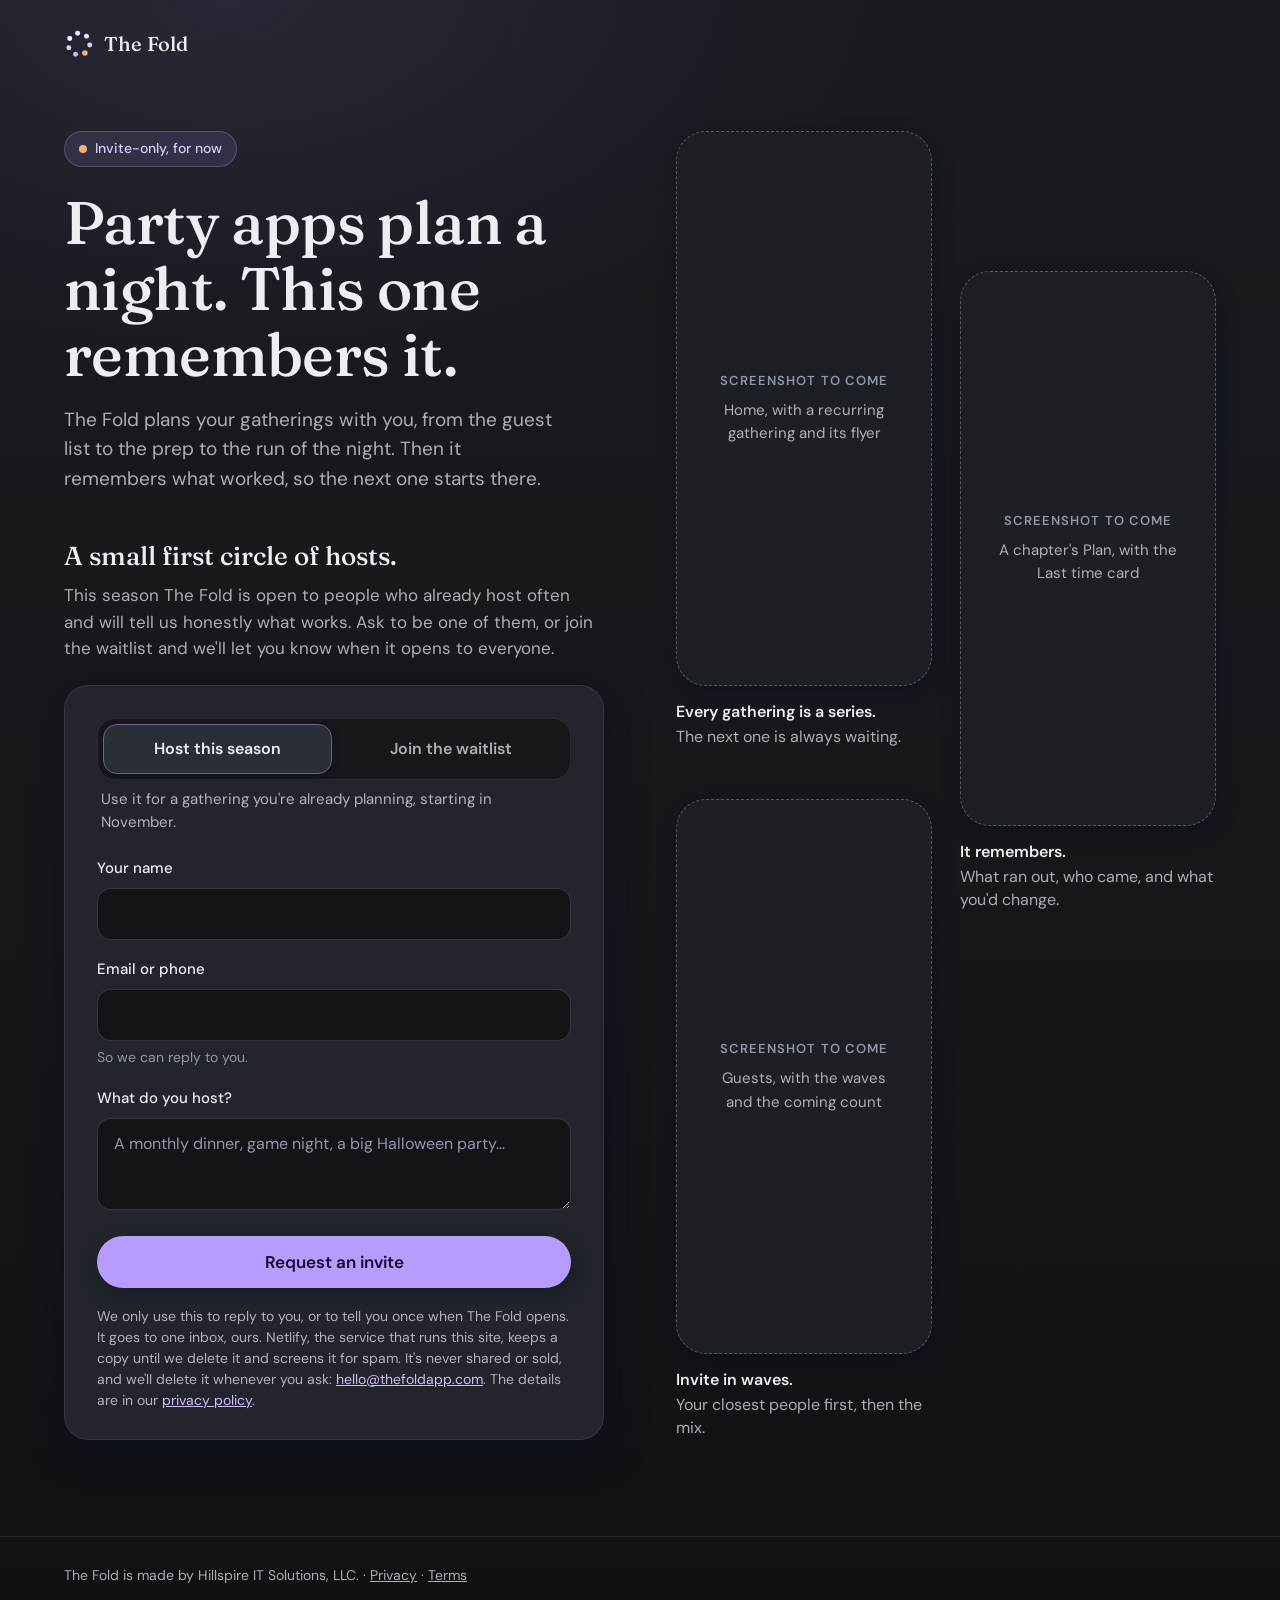
<file: index.html>
<!doctype html>
<html lang="en">
<head>
<meta charset="utf-8">
<meta name="viewport" content="width=device-width, initial-scale=1">
<title>The Fold: party apps plan a night. This one remembers it.</title>
<meta name="description" content="The Fold plans your gatherings with you, then remembers what worked, so the next one starts there. Invite-only, for now.">
<meta name="theme-color" content="#16181c">
<meta name="referrer" content="no-referrer">
<link rel="icon" href="/favicon.svg" type="image/svg+xml">
<link rel="preload" href="/fonts/fraunces-var-latin.woff2" as="font" type="font/woff2" crossorigin>
<link rel="preload" href="/fonts/dm-sans-var-latin.woff2" as="font" type="font/woff2" crossorigin>
<link rel="stylesheet" href="/site.css">
</head>
<body>
<div class="page">
<div class="grid">
<header class="top">
<svg viewBox="0 0 512 512" aria-hidden="true"><circle cx="356.39" cy="410.58" r="47.62" fill="#F3B07A"/><circle cx="197.73" cy="430.87" r="42.5" fill="#C7B4FF"/><circle cx="82.95" cy="319.47" r="42.5" fill="#D9CCFF"/><circle cx="98.48" cy="160.28" r="42.5" fill="#FFFFFF"/><circle cx="232.63" cy="73.17" r="42.5" fill="#EAE4FF"/><circle cx="384.37" cy="123.73" r="42.5" fill="#EAE4FF"/><circle cx="439.45" cy="273.9" r="42.5" fill="#D9CCFF"/></svg>
<a class="word" href="/">The Fold</a>
</header>
<main class="intro">
<p class="tag"><i></i>Invite-only, for now</p>
<h1>Party apps plan a night. This one remembers it.</h1>
<p class="lede">The Fold plans your gatherings with you, from the guest list to the prep to the run of the night. Then it remembers what worked, so the next one starts there.</p>
</main>
<div class="strip" role="region" aria-label="Screens from the app" tabindex="0">
<figure>
<!-- Placeholder until the real preview-app screenshot exists. Replace the div with:
     <img class="shot" src="/screens/home.png" width="1170" height="2532" alt="…"> -->
<div class="ph"><b>Screenshot to come</b><span>Home, with a recurring gathering and its flyer</span></div>
<figcaption><strong>Every gathering is a series.</strong>The next one is always waiting.</figcaption>
</figure>
<figure>
<div class="ph"><b>Screenshot to come</b><span>A chapter's Plan, with the Last time card</span></div>
<figcaption><strong>It remembers.</strong>What ran out, who came, and what you'd change.</figcaption>
</figure>
<figure>
<div class="ph"><b>Screenshot to come</b><span>Guests, with the waves and the coming count</span></div>
<figcaption><strong>Invite in waves.</strong>Your closest people first, then the mix.</figcaption>
</figure>
</div>
<section class="side" id="join" aria-labelledby="join-h">
<div class="msg">
<h2 id="join-h">A small first circle of hosts.</h2>
<p>This season The Fold is open to people who already host often and will tell us honestly what works. Ask to be one of them, or join the waitlist and we'll let you know when it opens to everyone.</p>
</div>
<div class="card" id="card">
<form name="join" method="POST" action="/thanks/" data-netlify="true" netlify-honeypot="company" id="joinForm">
<input type="hidden" name="form-name" value="join">
<input type="hidden" name="subject" value="The Fold: a new join request">
<p class="sr" aria-hidden="true"><label>Leave this empty <input name="company" tabindex="-1" autocomplete="off"></label></p>
<fieldset>
<legend class="sr">What would you like?</legend>
<div class="seg">
<label><input type="radio" name="want" value="Host this season" checked>Host this season</label>
<label><input type="radio" name="want" value="Join the waitlist">Join the waitlist</label>
</div>
</fieldset>
<p class="note" id="note" aria-live="polite">Use it for a gathering you're already planning, starting in November.</p>
<label class="field"><span>Your name</span><input type="text" name="name" autocomplete="name" required maxlength="120"></label>
<label class="field"><span>Email or phone</span><input type="text" name="contact" autocomplete="email" inputmode="email" required minlength="5" maxlength="200" aria-describedby="contact-help"><small class="help" id="contact-help">So we can reply to you.</small></label>
<label class="field"><span>What do you host? <em id="optional" hidden>(optional)</em></span><textarea name="hosts" id="hosts" required maxlength="1000" placeholder="A monthly dinner, game night, a big Halloween party…"></textarea></label>
<p class="err" id="err" role="alert" hidden>That didn't go through. Please try again, or write to <a href="mailto:hello@thefoldapp.com">hello@thefoldapp.com</a>.</p>
<button class="btn" type="submit" id="submit">Request an invite</button>
<p class="fine">We only use this to reply to you, or to tell you once when The Fold opens. It goes to one inbox, ours. Netlify, the service that runs this site, keeps a copy until we delete it and screens it for spam. It's never shared or sold, and we'll delete it whenever you ask: <a href="mailto:hello@thefoldapp.com">hello@thefoldapp.com</a>. The details are in our <a href="https://hillspiresolutions.com/privacy/">privacy policy</a>.</p>
</form>
</div>
</section>
</div>
<footer>The Fold is made by Hillspire IT Solutions, LLC. · <a href="https://hillspiresolutions.com/privacy/">Privacy</a> · <a href="https://hillspiresolutions.com/terms/">Terms</a></footer>
</div>
<script>
(function () {
  var form = document.getElementById('joinForm');
  var note = document.getElementById('note');
  var hosts = document.getElementById('hosts');
  var optional = document.getElementById('optional');
  var submit = document.getElementById('submit');
  var err = document.getElementById('err');
  var copy = {
    'Host this season': { note: "Use it for a gathering you're already planning, starting in November.", btn: 'Request an invite' },
    'Join the waitlist': { note: 'Hear from us once, when The Fold opens to everyone.', btn: 'Join the waitlist' }
  };
  function sync() {
    var want = form.elements.want.value;
    var host = want === 'Host this season';
    note.textContent = copy[want].note;
    submit.textContent = copy[want].btn;
    hosts.required = host;
    optional.hidden = host;
  }
  form.addEventListener('change', function (e) { if (e.target.name === 'want') sync(); });
  sync();

  form.addEventListener('submit', function (e) {
    if (!window.fetch) return;
    e.preventDefault();
    err.hidden = true;
    submit.disabled = true;
    var host = form.elements.want.value === 'Host this season';
    fetch('/', {
      method: 'POST',
      headers: { 'Content-Type': 'application/x-www-form-urlencoded' },
      body: new URLSearchParams(new FormData(form)).toString()
    }).then(function (r) {
      if (!r.ok) throw new Error(r.status);
      var card = document.getElementById('card');
      card.innerHTML = host
        ? '<div class="done" tabindex="-1"><h2>Thank you. We’ve got it.</h2><p>We read every request ourselves and we’ll be in touch.</p></div>'
        : '<div class="done" tabindex="-1"><h2>You’re on the list.</h2><p>We’ll write once, when The Fold opens, and not before.</p></div>';
      card.firstChild.focus();
    }).catch(function () {
      err.hidden = false;
      submit.disabled = false;
    });
  });
})();
</script>
</body>
</html>
</file>
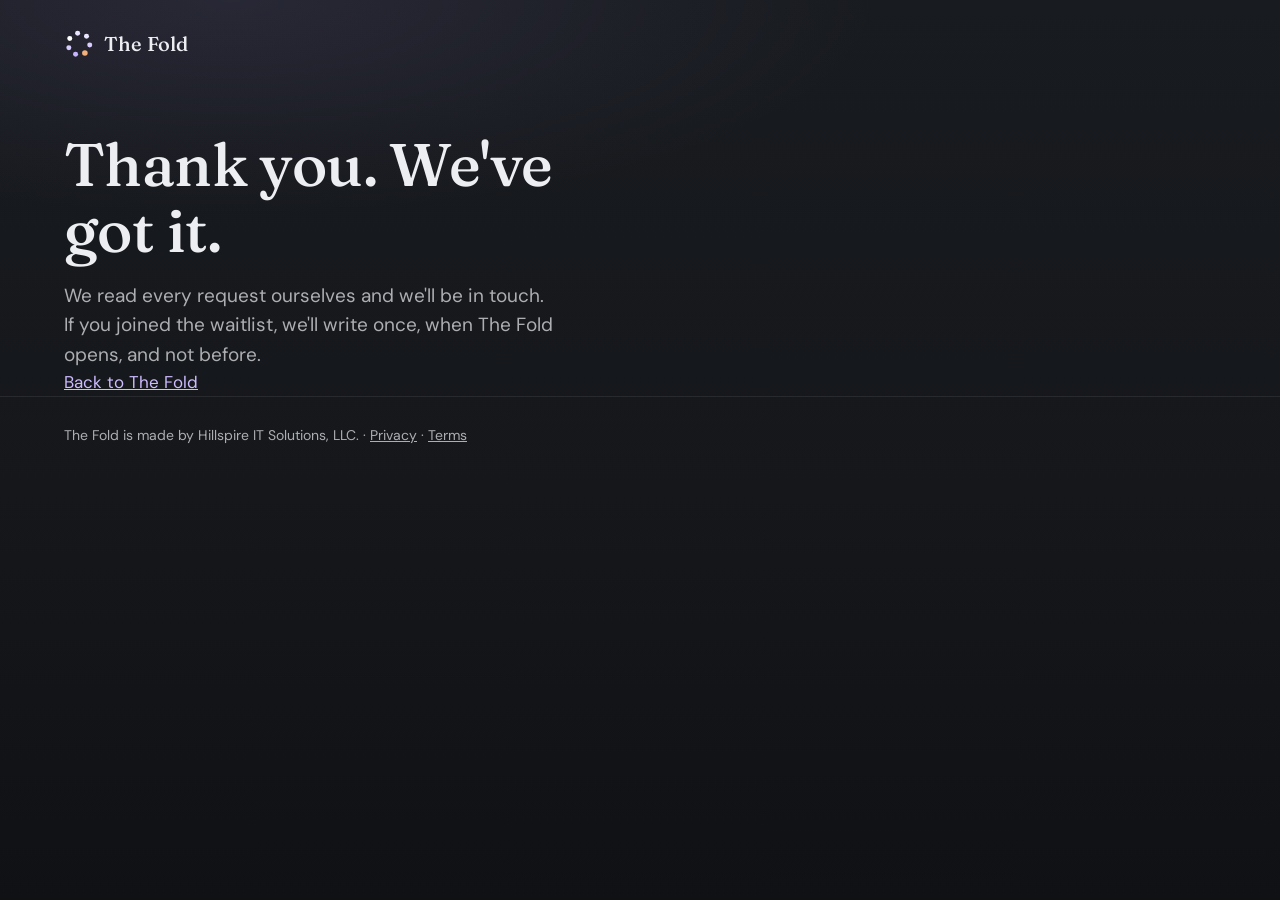
<file: thanks/index.html>
<!doctype html>
<html lang="en">
<head>
<meta charset="utf-8">
<meta name="viewport" content="width=device-width, initial-scale=1">
<title>Thank you · The Fold</title>
<meta name="robots" content="noindex">
<meta name="theme-color" content="#16181c">
<link rel="icon" href="/favicon.svg" type="image/svg+xml">
<link rel="stylesheet" href="/site.css">
</head>
<body>
<div class="page">
<div class="grid">
<header class="top">
<svg viewBox="0 0 512 512" aria-hidden="true"><circle cx="356.39" cy="410.58" r="47.62" fill="#F3B07A"/><circle cx="197.73" cy="430.87" r="42.5" fill="#C7B4FF"/><circle cx="82.95" cy="319.47" r="42.5" fill="#D9CCFF"/><circle cx="98.48" cy="160.28" r="42.5" fill="#FFFFFF"/><circle cx="232.63" cy="73.17" r="42.5" fill="#EAE4FF"/><circle cx="384.37" cy="123.73" r="42.5" fill="#EAE4FF"/><circle cx="439.45" cy="273.9" r="42.5" fill="#D9CCFF"/></svg>
<a class="word" href="/">The Fold</a>
</header>
<main class="intro done">
<h1>Thank you. We've got it.</h1>
<p class="lede">We read every request ourselves and we'll be in touch. If you joined the waitlist, we'll write once, when The Fold opens, and not before.</p>
<p><a href="/">Back to The Fold</a></p>
</main>
</div>
<footer>The Fold is made by Hillspire IT Solutions, LLC. · <a href="https://hillspiresolutions.com/privacy/">Privacy</a> · <a href="https://hillspiresolutions.com/terms/">Terms</a></footer>
</div>
</body>
</html>
</file>
<file: site.css>
/* The Fold: thefoldapp.com. Charcoal Glass, the app's own look.
   Fonts are served from this site, so a visit makes no request to anyone else. */
@font-face{font-family:'Fraunces';font-style:normal;font-weight:100 900;font-display:swap;
  src:url(/fonts/fraunces-var-latin.woff2) format('woff2');}
@font-face{font-family:'DM Sans';font-style:normal;font-weight:100 1000;font-display:swap;
  src:url(/fonts/dm-sans-var-latin.woff2) format('woff2');}

:root{
  --e0:#16181c;--e1:#1c1f24;--e2:#22262c;--e3:#2a2f36;
  --ink:#eceef2;--dim:rgba(236,238,242,.70);--faint:#8f97a6;
  --hair:rgba(255,255,255,.08);
  --accent:#b69cff;--accent-ink:#180a30;--warm:#F3B07A;
  --lift:2px 6px 20px rgba(8,14,28,.42);--lift2:3px 12px 36px rgba(8,14,28,.5);
}
*{box-sizing:border-box}
html{background:#0f1115}
body{margin:0;min-height:100vh;color:var(--ink);font-family:'DM Sans',system-ui,sans-serif;font-size:17px;line-height:1.55;
  background:radial-gradient(85% 40% at 18% 0%,rgba(182,156,255,.10),transparent 60%),linear-gradient(180deg,#181b1f 0%,#15171b 55%,#0f1115 100%) no-repeat;
  -webkit-font-smoothing:antialiased}
a{color:#cdbcff}a:hover{color:#e2d8ff}
:focus-visible{outline:2px solid var(--accent);outline-offset:3px}
.sr{position:absolute;width:1px;height:1px;overflow:hidden;clip:rect(0 0 0 0);white-space:nowrap}

.page{container-type:inline-size}
.grid{display:grid;grid-template-columns:minmax(0,1fr)}
.top{display:flex;align-items:center;gap:10px;padding:22px 20px 0}
.top svg{width:30px;height:30px;flex:none}
.word{font-family:Fraunces,serif;font-size:20px;font-weight:500;letter-spacing:.01em;color:var(--ink);text-decoration:none}
.intro{padding:40px 20px 8px}
.tag{display:inline-flex;align-items:center;gap:8px;font-size:14px;font-weight:500;color:#d6c9ff;background:rgba(182,156,255,.12);border:1px solid rgba(182,156,255,.28);border-radius:999px;padding:6px 14px;margin:0 0 22px}
.tag i{width:8px;height:8px;border-radius:50%;background:var(--warm);display:block}
h1{font-family:Fraunces,serif;font-weight:500;font-size:38px;line-height:1.1;letter-spacing:-.01em;margin:0 0 18px;max-width:15ch}
.lede{color:var(--dim);margin:0 0 8px;max-width:38ch}

.strip{display:flex;gap:16px;overflow-x:auto;scroll-snap-type:x mandatory;scroll-padding-inline:20px;padding:28px 20px 36px;scrollbar-width:none}
.strip::-webkit-scrollbar{display:none}
figure{margin:0;flex:0 0 230px;scroll-snap-align:start;display:flex;flex-direction:column;gap:14px}
.ph{width:100%;aspect-ratio:9/19.5;border-radius:30px;border:1.5px dashed rgba(236,238,242,.28);background:var(--e1);box-shadow:var(--lift);display:flex;flex-direction:column;align-items:center;justify-content:center;gap:8px;padding:22px;text-align:center}
.ph b{font-size:13px;font-weight:600;letter-spacing:.08em;text-transform:uppercase;color:var(--faint)}
.ph span{font-size:15px;color:var(--dim);max-width:18ch}
.shot{width:100%;height:auto;border-radius:30px;box-shadow:var(--lift);display:block}
figcaption{font-size:16px;line-height:1.45;color:var(--dim)}
figcaption strong{display:block;color:var(--ink);font-weight:600;margin-bottom:2px}

.side{padding:8px 20px 64px}
.msg{margin:0 0 24px}
.msg h2{font-family:Fraunces,serif;font-weight:500;font-size:26px;line-height:1.2;margin:0 0 10px}
.msg p{color:var(--dim);margin:0}
.card{background:var(--e2);border:1px solid var(--hair);border-radius:24px;box-shadow:var(--lift2);padding:24px 20px}
fieldset{border:0;margin:0;padding:0;min-width:0}
.seg{display:grid;grid-template-columns:repeat(2,minmax(0,1fr));gap:6px;padding:6px;border-radius:18px;background:var(--e0);border:1px solid var(--hair);margin:0 0 8px}
.seg label{position:relative;display:flex;align-items:center;justify-content:center;min-height:48px;border-radius:13px;font-weight:600;font-size:16px;color:var(--dim);cursor:pointer;text-align:center;padding:0 8px}
.seg input{position:absolute;opacity:0;width:1px;height:1px}
.seg label:has(input:checked){background:var(--e3);color:var(--ink);box-shadow:1px 2px 8px rgba(8,14,28,.45);outline:1px solid rgba(182,156,255,.55)}
.seg label:has(input:focus-visible){outline:2px solid var(--accent)}
.note{font-size:15px;color:var(--dim);margin:0 0 22px;padding:0 4px}
.field{display:block;margin-bottom:18px}
.field > span{display:block;font-size:15px;font-weight:500;margin-bottom:8px}
.field em{font-style:normal;font-weight:400;color:var(--dim)}
.field input,.field textarea{width:100%;min-height:52px;border-radius:14px;border:1px solid rgba(255,255,255,.14);background:#121418;color:var(--ink);font:16px 'DM Sans',sans-serif;padding:14px 16px}
.field textarea{min-height:92px;resize:vertical}
.field textarea::placeholder{color:var(--faint)}
.field input:focus,.field textarea:focus{outline:none;border-color:var(--accent);box-shadow:0 0 0 3px rgba(182,156,255,.25)}
.help{display:block;font-size:14px;color:var(--faint);margin-top:6px}
.btn{display:flex;width:100%;align-items:center;justify-content:center;min-height:52px;padding:0 28px;border-radius:999px;border:0;background:var(--accent);color:var(--accent-ink);font:600 17px 'DM Sans',sans-serif;box-shadow:var(--lift);margin:6px 0 18px;cursor:pointer;text-decoration:none}
.btn:hover{background:#c4afff;color:var(--accent-ink)}
.btn[disabled]{opacity:.7;cursor:progress}
.fine{font-size:14px;line-height:1.5;color:var(--dim);margin:0}
.err{font-size:15px;color:#ffb3c0;margin:0 0 14px}
.done h2{font-family:Fraunces,serif;font-weight:500;font-size:26px;line-height:1.2;margin:0 0 10px}
.done p{color:var(--dim);margin:0}
footer{border-top:1px solid var(--hair);padding:28px 20px 40px;font-size:14px;color:var(--dim)}
footer a{color:var(--dim)}

@container (min-width:900px){
  .grid{grid-template-columns:minmax(0,1fr) minmax(0,1fr);column-gap:72px;max-width:1280px;margin:0 auto;padding:0 64px;align-items:start}
  .top{grid-column:1 / -1;padding:28px 0 0}
  .intro{grid-column:1;padding:72px 0 0}
  h1{font-size:60px;max-width:13ch}
  .lede{font-size:19px}
  .side{grid-column:1;padding:40px 0 96px}
  .strip{grid-column:2;grid-row:2 / span 2;display:grid;grid-template-columns:repeat(2,minmax(0,1fr));gap:28px;overflow:visible;padding:72px 0 96px}
  figure{flex:none}
  figure:nth-child(2){margin-top:140px}
  figure:nth-child(3){margin-top:-140px}
  .card{padding:32px 32px 28px}
  footer{padding:28px max(64px,calc((100% - 1152px) / 2)) 40px}
}
@media (prefers-reduced-motion:reduce){*{scroll-behavior:auto!important}}
</file>
